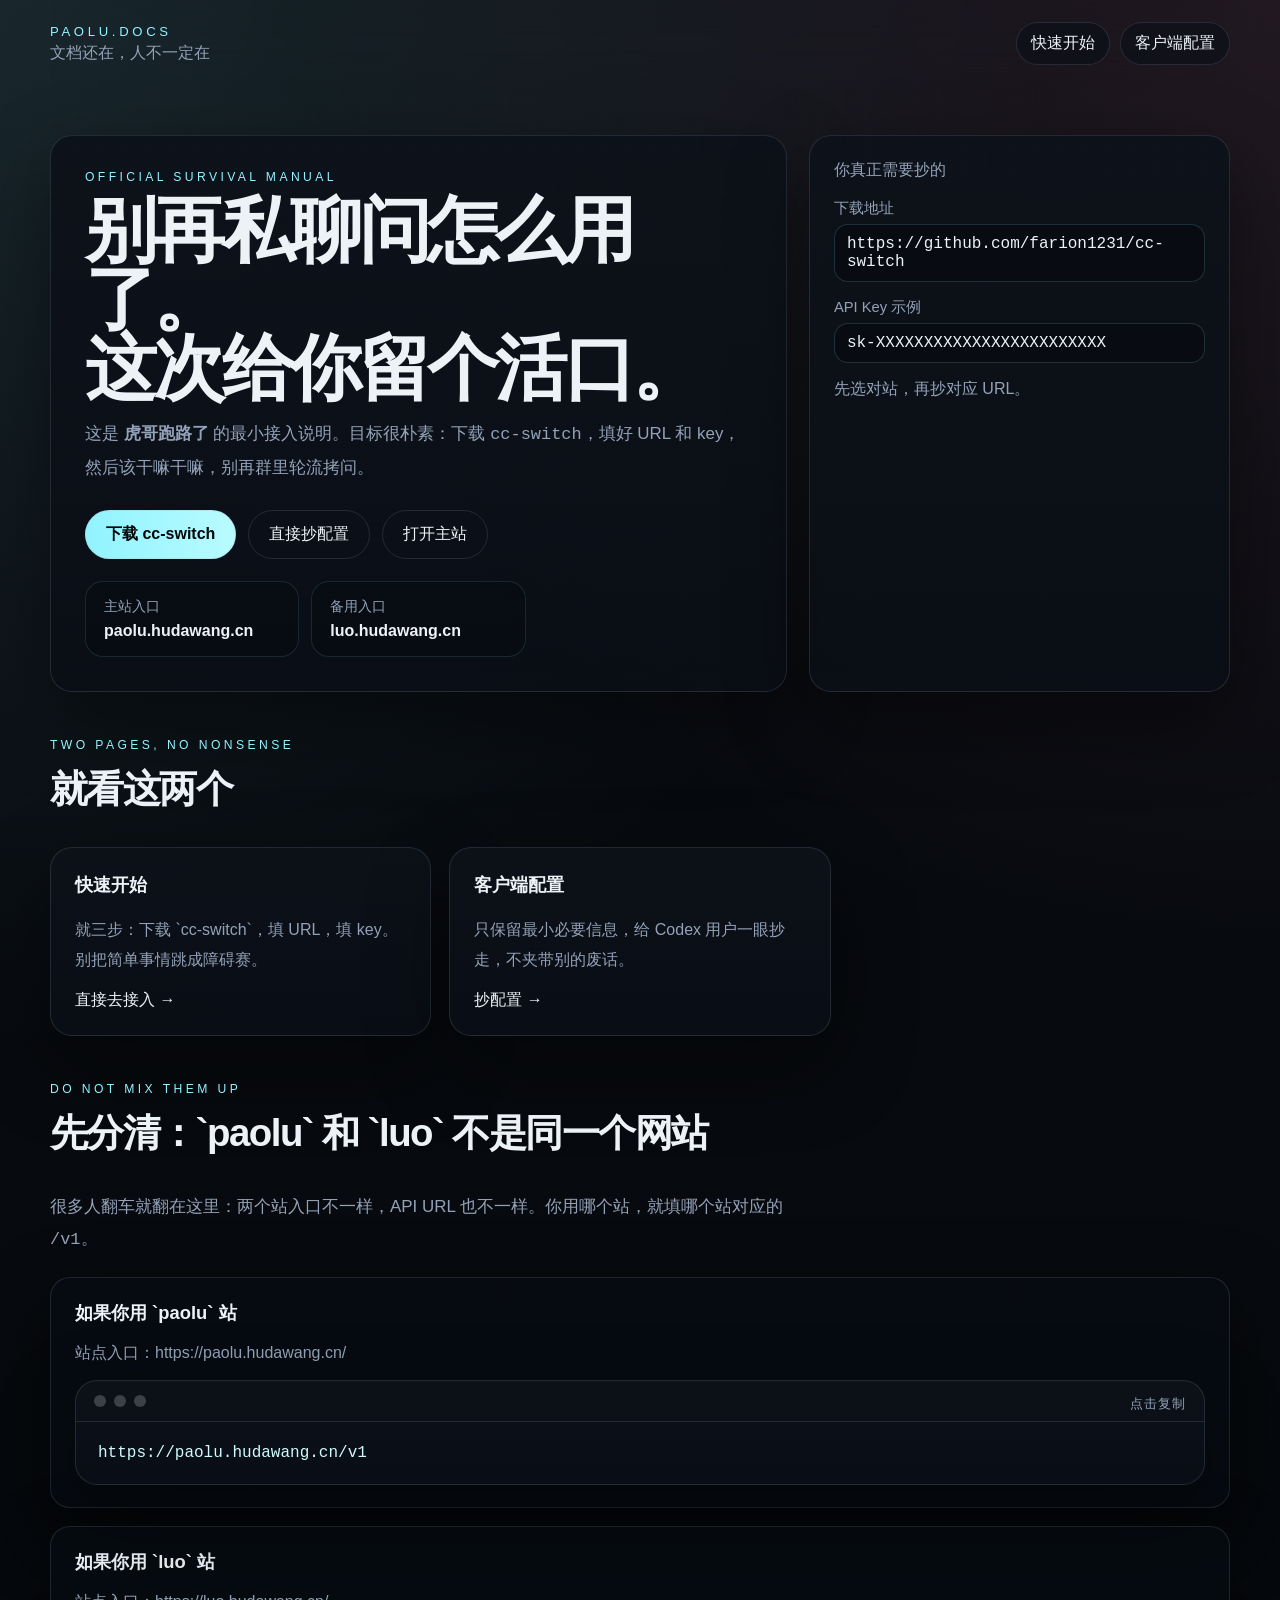
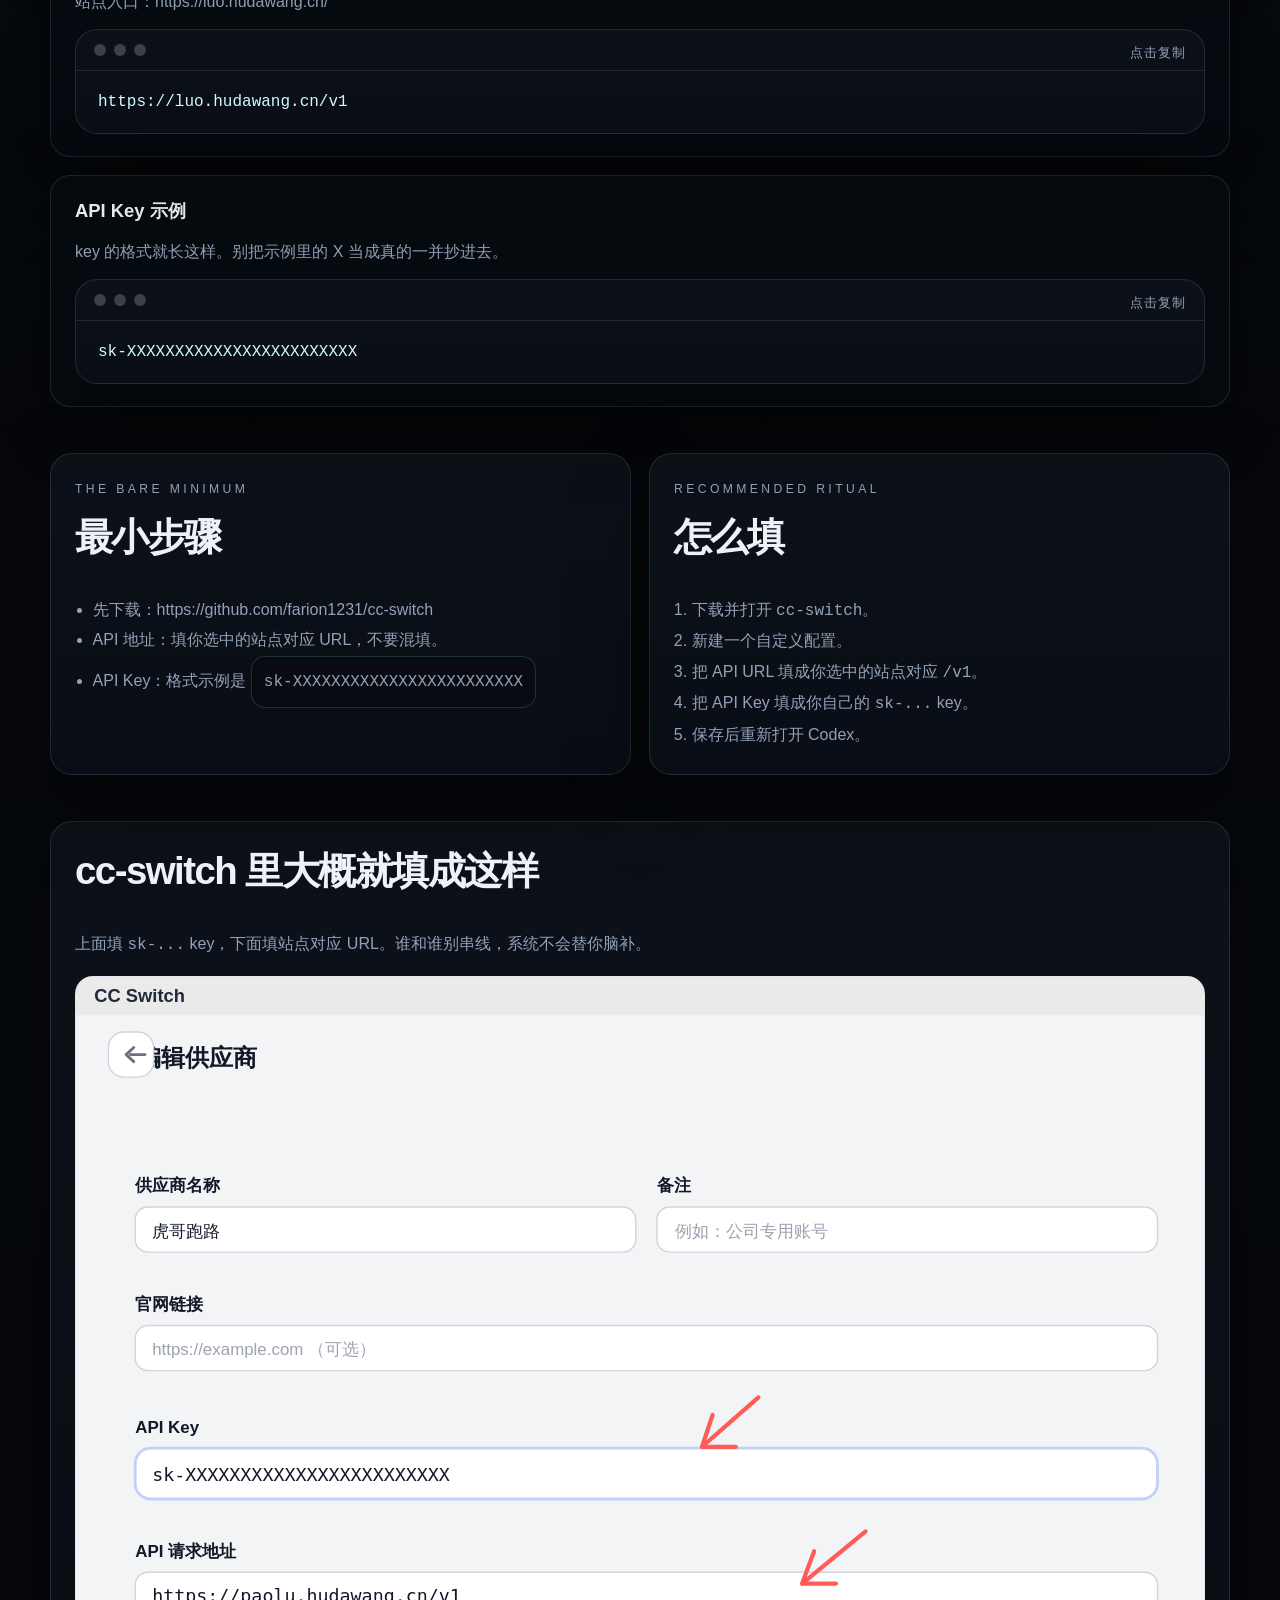
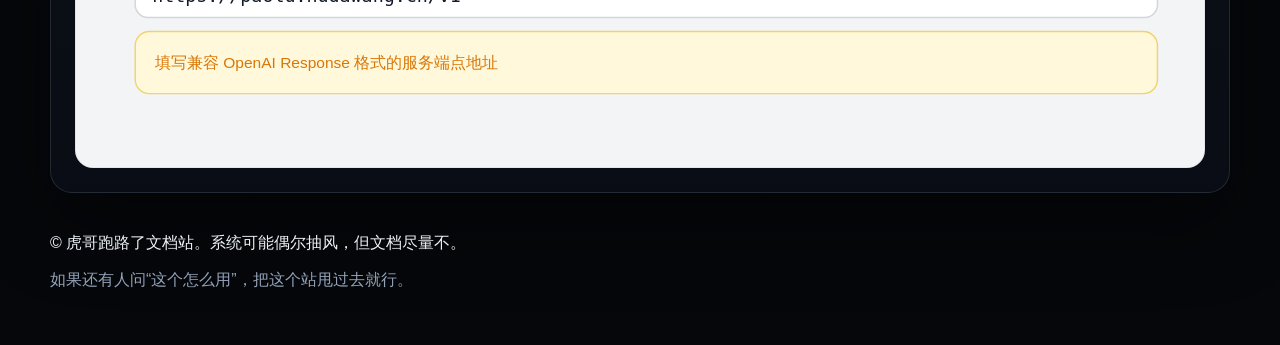
<file: index.html>
<!doctype html>
<html lang="zh-CN">
<head>
  <meta charset="utf-8" />
  <meta name="viewport" content="width=device-width, initial-scale=1" />
  <title>虎哥跑路了 · 使用文档</title>
  <meta
    name="description"
    content="给准备接 API 的人留一条活路。包括快速开始、客户端配置、常见报错和一些人间提醒。"
  />
  <link rel="stylesheet" href="/styles/ghost.css" />
</head>
<body data-page="home">
  <div class="noise"></div>
  <header class="site-header shell">
    <a class="brand" href="/">
      <span class="brand-mark">PAOLU.DOCS</span>
      <span class="brand-sub">文档还在，人不一定在</span>
    </a>
    <nav class="top-nav">
      <a href="/quickstart/">快速开始</a>
      <a href="/clients/">客户端配置</a>
    </nav>
  </header>

  <main>
    <section class="hero shell">
      <div class="hero-copy">
        <p class="eyebrow">Official Survival Manual</p>
        <h1>别再私聊问怎么用了。<br />这次给你留个活口。</h1>
        <p class="lead">
          这是 <strong>虎哥跑路了</strong> 的最小接入说明。目标很朴素：下载
          <code>cc-switch</code>，填好 URL 和 key，然后该干嘛干嘛，别再群里轮流拷问。
        </p>
        <div class="cta-row">
          <a class="button button-primary" href="https://github.com/farion1231/cc-switch" target="_blank" rel="noreferrer">下载 cc-switch</a>
          <a class="button button-ghost" href="/clients/">直接抄配置</a>
          <a class="button button-ghost" href="https://paolu.hudawang.cn/" target="_blank" rel="noreferrer">打开主站</a>
        </div>
        <div class="quick-links">
          <a class="quick-link" href="https://paolu.hudawang.cn/" target="_blank" rel="noreferrer">
            <span>主站入口</span>
            <strong>paolu.hudawang.cn</strong>
          </a>
          <a class="quick-link" href="https://luo.hudawang.cn/" target="_blank" rel="noreferrer">
            <span>备用入口</span>
            <strong>luo.hudawang.cn</strong>
          </a>
        </div>
      </div>
      <aside class="status-card">
        <p class="status-label">你真正需要抄的</p>
        <div class="status-block">
          <span>下载地址</span>
          <code data-copy>https://github.com/farion1231/cc-switch</code>
        </div>
        <div class="status-block">
          <span>API Key 示例</span>
          <code data-copy>sk-XXXXXXXXXXXXXXXXXXXXXXXX</code>
        </div>
        <p class="status-tip">先选对站，再抄对应 URL。</p>
      </aside>
    </section>

    <section class="section shell">
      <div class="section-head">
        <p class="eyebrow">Two Pages, No Nonsense</p>
        <h2>就看这两个</h2>
      </div>
      <div class="card-grid">
        <article class="info-card">
          <h3>快速开始</h3>
          <p>就三步：下载 `cc-switch`，填 URL，填 key。别把简单事情跳成障碍赛。</p>
          <a href="/quickstart/">直接去接入 →</a>
        </article>
        <article class="info-card">
          <h3>客户端配置</h3>
          <p>只保留最小必要信息，给 Codex 用户一眼抄走，不夹带别的废话。</p>
          <a href="/clients/">抄配置 →</a>
        </article>
      </div>
    </section>

    <section class="section shell">
      <div class="section-head">
        <p class="eyebrow">Do Not Mix Them Up</p>
        <h2>先分清：`paolu` 和 `luo` 不是同一个网站</h2>
        <p class="lead">很多人翻车就翻在这里：两个站入口不一样，API URL 也不一样。你用哪个站，就填哪个站对应的 <code>/v1</code>。</p>
      </div>
      <div class="code-stack">
        <article class="code-card">
          <h3>如果你用 `paolu` 站</h3>
          <p>站点入口：<a href="https://paolu.hudawang.cn/" target="_blank" rel="noreferrer">https://paolu.hudawang.cn/</a></p>
          <div class="terminal copy-block" data-copy-block="https://paolu.hudawang.cn/v1">
            <div class="terminal-bar">
              <span></span><span></span><span></span>
            </div>
            <pre><code>https://paolu.hudawang.cn/v1</code></pre>
          </div>
        </article>
        <article class="code-card">
          <h3>如果你用 `luo` 站</h3>
          <p>站点入口：<a href="https://luo.hudawang.cn/" target="_blank" rel="noreferrer">https://luo.hudawang.cn/</a></p>
          <div class="terminal copy-block" data-copy-block="https://luo.hudawang.cn/v1">
            <div class="terminal-bar">
              <span></span><span></span><span></span>
            </div>
            <pre><code>https://luo.hudawang.cn/v1</code></pre>
          </div>
        </article>
        <article class="code-card">
          <h3>API Key 示例</h3>
          <p>key 的格式就长这样。别把示例里的 X 当成真的一并抄进去。</p>
          <div class="terminal copy-block" data-copy-block="sk-XXXXXXXXXXXXXXXXXXXXXXXX">
            <div class="terminal-bar">
              <span></span><span></span><span></span>
            </div>
            <pre><code>sk-XXXXXXXXXXXXXXXXXXXXXXXX</code></pre>
          </div>
        </article>
      </div>
    </section>

    <section class="section shell split-layout">
      <article class="panel">
        <p class="eyebrow">The Bare Minimum</p>
        <h2>最小步骤</h2>
        <ul class="checklist">
          <li>先下载：<a href="https://github.com/farion1231/cc-switch" target="_blank" rel="noreferrer">https://github.com/farion1231/cc-switch</a></li>
          <li>API 地址：填你选中的站点对应 URL，不要混填。</li>
          <li>API Key：格式示例是 <code data-copy>sk-XXXXXXXXXXXXXXXXXXXXXXXX</code></li>
        </ul>
      </article>
      <article class="panel">
        <p class="eyebrow">Recommended Ritual</p>
        <h2>怎么填</h2>
        <ol class="steps">
          <li>下载并打开 <code>cc-switch</code>。</li>
          <li>新建一个自定义配置。</li>
          <li>把 API URL 填成你选中的站点对应 <code>/v1</code>。</li>
          <li>把 API Key 填成你自己的 <code>sk-...</code> key。</li>
          <li>保存后重新打开 Codex。</li>
        </ol>
      </article>
    </section>

    <section class="section shell">
      <article class="panel figure-panel">
        <h2>cc-switch 里大概就填成这样</h2>
        <p class="muted">上面填 <code>sk-...</code> key，下面填站点对应 URL。谁和谁别串线，系统不会替你脑补。</p>
        <img src="/assets/cc-switch-example.svg" alt="CC Switch 配置示意图" />
      </article>
    </section>

  </main>

  <footer class="site-footer shell">
    <p>© 虎哥跑路了文档站。系统可能偶尔抽风，但文档尽量不。</p>
    <p class="muted">如果还有人问“这个怎么用”，把这个站甩过去就行。</p>
  </footer>

  <script src="/scripts/app.js" defer></script>
</body>
</html>
</file>
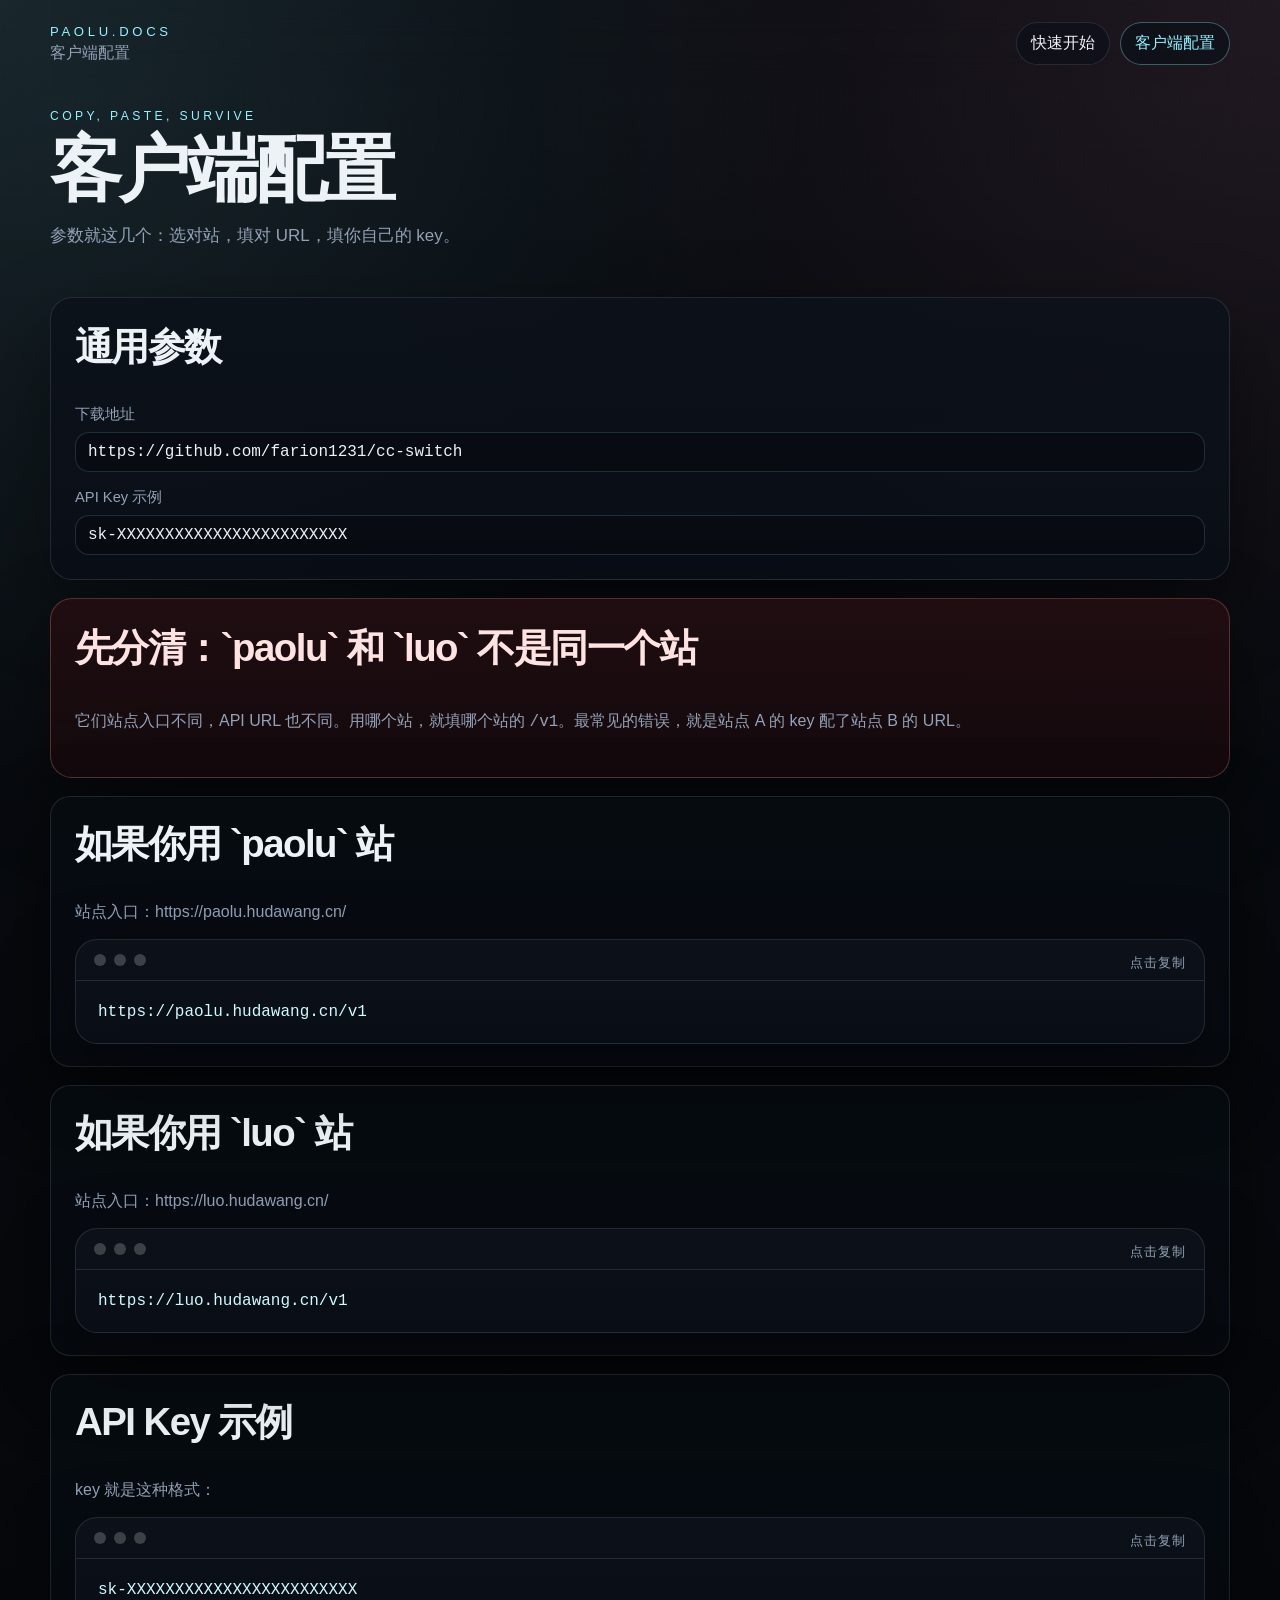
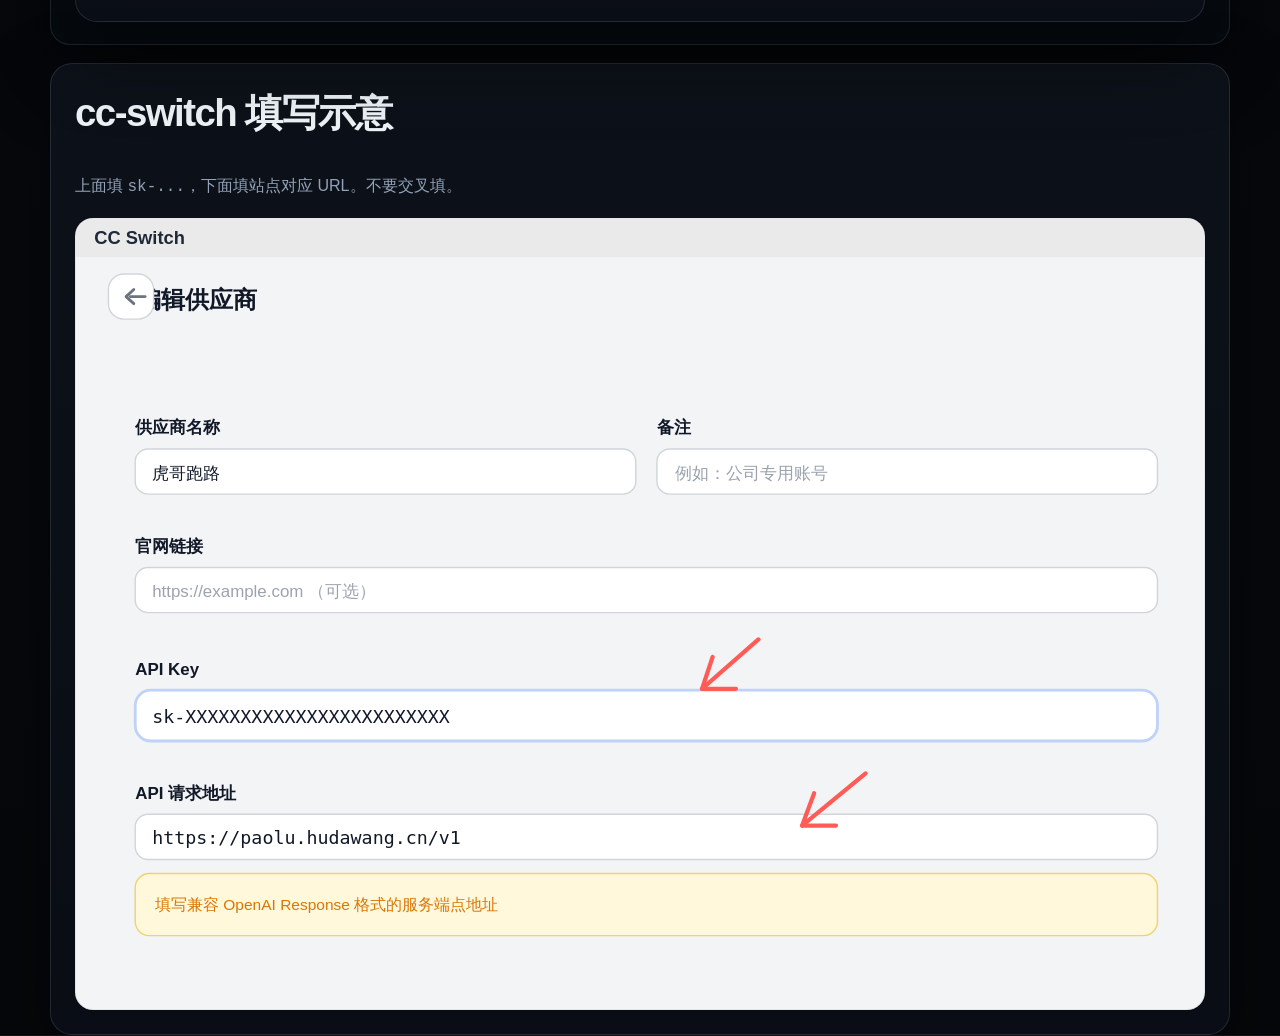
<file: clients/index.html>
<!doctype html>
<html lang="zh-CN">
<head>
  <meta charset="utf-8" />
  <meta name="viewport" content="width=device-width, initial-scale=1" />
  <title>客户端配置 · 虎哥跑路了</title>
  <meta name="description" content="常见客户端配置示例，少一点猜，多一点复制。" />
  <link rel="stylesheet" href="/styles/ghost.css" />
</head>
<body data-page="clients">
  <div class="noise"></div>
  <header class="site-header shell">
    <a class="brand" href="/">
      <span class="brand-mark">PAOLU.DOCS</span>
      <span class="brand-sub">客户端配置</span>
    </a>
    <nav class="top-nav">
      <a href="/quickstart/">快速开始</a>
      <a class="active" href="/clients/">客户端配置</a>
    </nav>
  </header>

  <main class="shell">
    <section class="section-head compact">
      <p class="eyebrow">Copy, Paste, Survive</p>
      <h1>客户端配置</h1>
      <p class="lead">参数就这几个：选对站，填对 URL，填你自己的 key。</p>
    </section>

    <section class="card-grid single-column">
      <article class="panel">
        <h2>通用参数</h2>
        <div class="kv-list">
          <div><span>下载地址</span><code data-copy>https://github.com/farion1231/cc-switch</code></div>
          <div><span>API Key 示例</span><code data-copy>sk-XXXXXXXXXXXXXXXXXXXXXXXX</code></div>
        </div>
      </article>

      <article class="panel warning-panel">
        <h2>先分清：`paolu` 和 `luo` 不是同一个站</h2>
        <p>它们站点入口不同，API URL 也不同。用哪个站，就填哪个站的 <code>/v1</code>。最常见的错误，就是站点 A 的 key 配了站点 B 的 URL。</p>
      </article>

      <article class="code-card">
        <h2>如果你用 `paolu` 站</h2>
        <p>站点入口：<a href="https://paolu.hudawang.cn/" target="_blank" rel="noreferrer">https://paolu.hudawang.cn/</a></p>
        <div class="terminal copy-block" data-copy-block="https://paolu.hudawang.cn/v1">
          <div class="terminal-bar">
            <span></span><span></span><span></span>
          </div>
          <pre><code>https://paolu.hudawang.cn/v1</code></pre>
        </div>
      </article>

      <article class="code-card">
        <h2>如果你用 `luo` 站</h2>
        <p>站点入口：<a href="https://luo.hudawang.cn/" target="_blank" rel="noreferrer">https://luo.hudawang.cn/</a></p>
        <div class="terminal copy-block" data-copy-block="https://luo.hudawang.cn/v1">
          <div class="terminal-bar">
            <span></span><span></span><span></span>
          </div>
          <pre><code>https://luo.hudawang.cn/v1</code></pre>
        </div>
      </article>

      <article class="code-card">
        <h2>API Key 示例</h2>
        <p>key 就是这种格式：</p>
        <div class="terminal copy-block" data-copy-block="sk-XXXXXXXXXXXXXXXXXXXXXXXX">
          <div class="terminal-bar">
            <span></span><span></span><span></span>
          </div>
          <pre><code>sk-XXXXXXXXXXXXXXXXXXXXXXXX</code></pre>
        </div>
      </article>

      <article class="panel figure-panel">
        <h2>cc-switch 填写示意</h2>
        <p class="muted">上面填 <code>sk-...</code>，下面填站点对应 URL。不要交叉填。</p>
        <img src="/assets/cc-switch-example.svg" alt="CC Switch 配置示意图" />
      </article>

    </section>
  </main>

  <script src="/scripts/app.js" defer></script>
</body>
</html>
</file>
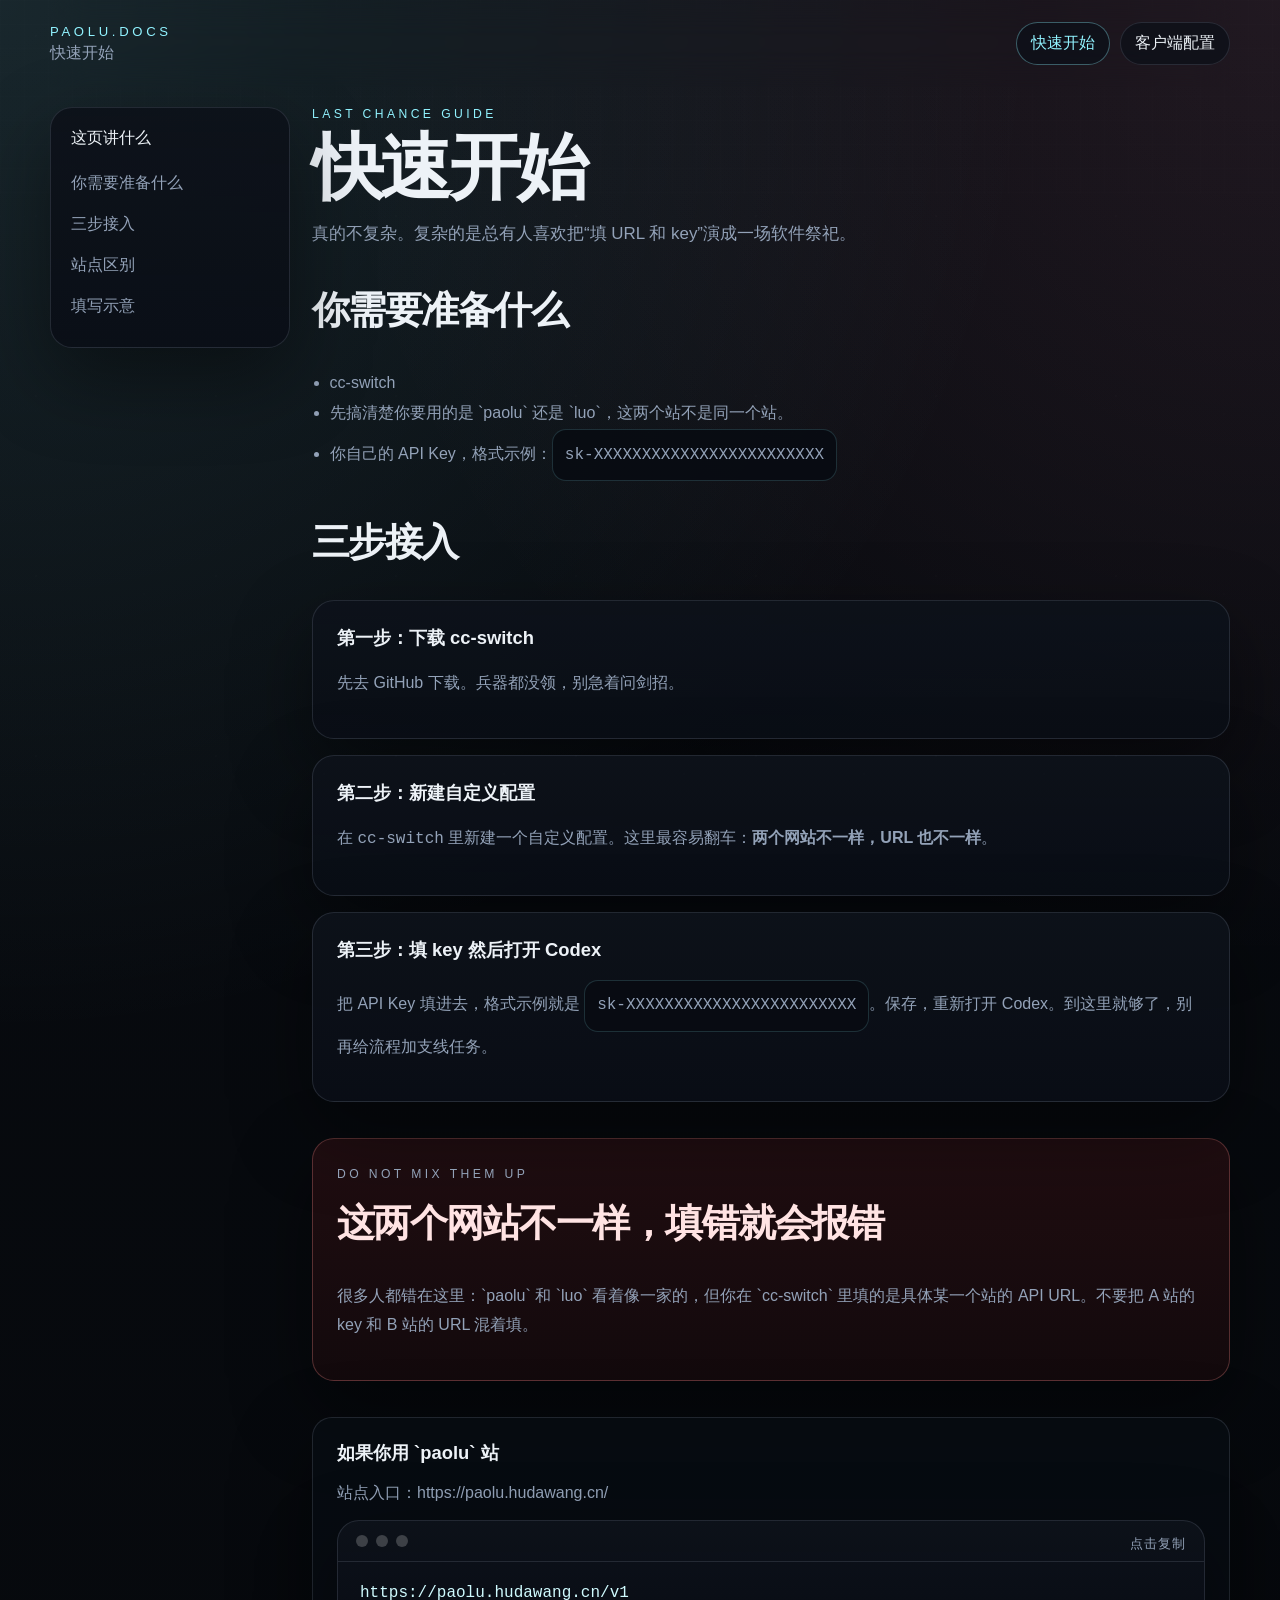
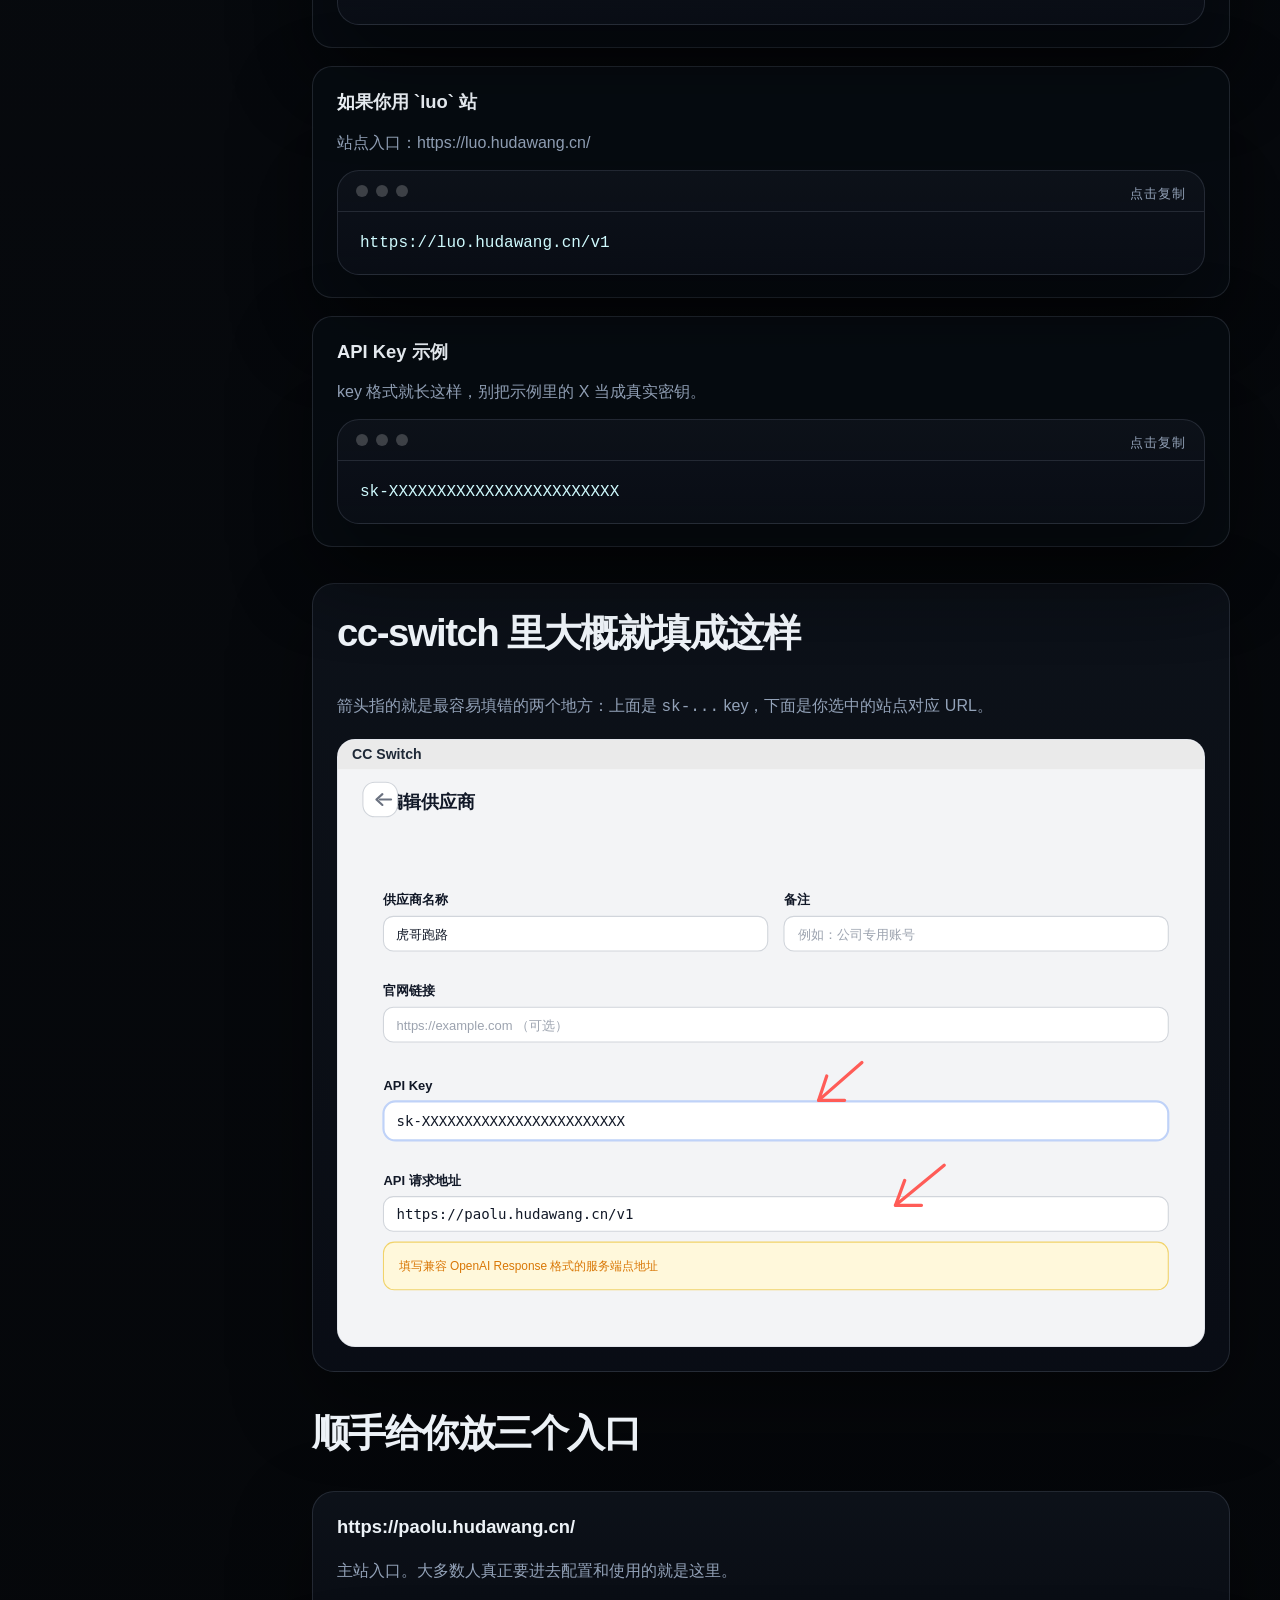
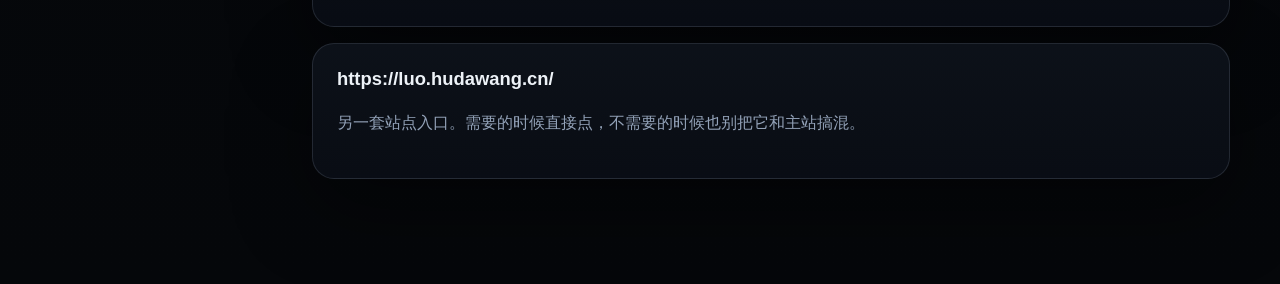
<file: quickstart/index.html>
<!doctype html>
<html lang="zh-CN">
<head>
  <meta charset="utf-8" />
  <meta name="viewport" content="width=device-width, initial-scale=1" />
  <title>快速开始 · 虎哥跑路了</title>
  <meta name="description" content="三分钟接上 paolu API，少走点弯路，少受点气。" />
  <link rel="stylesheet" href="/styles/ghost.css" />
</head>
<body data-page="quickstart">
  <div class="noise"></div>
  <header class="site-header shell">
    <a class="brand" href="/">
      <span class="brand-mark">PAOLU.DOCS</span>
      <span class="brand-sub">快速开始</span>
    </a>
    <nav class="top-nav">
      <a class="active" href="/quickstart/">快速开始</a>
      <a href="/clients/">客户端配置</a>
    </nav>
  </header>

  <main class="shell docs-layout">
    <aside class="sidebar">
      <p class="sidebar-title">这页讲什么</p>
      <a href="#need">你需要准备什么</a>
      <a href="#steps">三步接入</a>
      <a href="#sites">站点区别</a>
      <a href="#figure">填写示意</a>
    </aside>

    <article class="doc-content">
      <p class="eyebrow">Last Chance Guide</p>
      <h1>快速开始</h1>
      <p class="lead">真的不复杂。复杂的是总有人喜欢把“填 URL 和 key”演成一场软件祭祀。</p>

      <section id="need" class="doc-section">
        <h2>你需要准备什么</h2>
        <ul class="checklist">
          <li><a href="https://github.com/farion1231/cc-switch" target="_blank" rel="noreferrer">cc-switch</a></li>
          <li>先搞清楚你要用的是 `paolu` 还是 `luo`，这两个站不是同一个站。</li>
          <li>你自己的 API Key，格式示例：<code data-copy>sk-XXXXXXXXXXXXXXXXXXXXXXXX</code></li>
        </ul>
      </section>

      <section id="steps" class="doc-section">
        <h2>三步接入</h2>
        <div class="stack">
          <div class="panel">
            <h3>第一步：下载 cc-switch</h3>
            <p>先去 <a href="https://github.com/farion1231/cc-switch" target="_blank" rel="noreferrer">GitHub</a> 下载。兵器都没领，别急着问剑招。</p>
          </div>
          <div class="panel">
            <h3>第二步：新建自定义配置</h3>
            <p>在 <code>cc-switch</code> 里新建一个自定义配置。这里最容易翻车：<strong>两个网站不一样，URL 也不一样</strong>。</p>
          </div>
          <div class="panel">
            <h3>第三步：填 key 然后打开 Codex</h3>
            <p>把 API Key 填进去，格式示例就是 <code data-copy>sk-XXXXXXXXXXXXXXXXXXXXXXXX</code>。保存，重新打开 Codex。到这里就够了，别再给流程加支线任务。</p>
          </div>
        </div>
      </section>

      <section id="sites" class="doc-section">
        <div class="panel warning-panel">
          <p class="eyebrow">Do Not Mix Them Up</p>
          <h2>这两个网站不一样，填错就会报错</h2>
          <p>很多人都错在这里：`paolu` 和 `luo` 看着像一家的，但你在 `cc-switch` 里填的是具体某一个站的 API URL。不要把 A 站的 key 和 B 站的 URL 混着填。</p>
        </div>
      </section>

      <section class="doc-section code-stack">
        <article class="code-card">
          <h3>如果你用 `paolu` 站</h3>
          <p>站点入口：<a href="https://paolu.hudawang.cn/" target="_blank" rel="noreferrer">https://paolu.hudawang.cn/</a></p>
          <div class="terminal copy-block" data-copy-block="https://paolu.hudawang.cn/v1">
            <div class="terminal-bar">
              <span></span><span></span><span></span>
            </div>
            <pre><code>https://paolu.hudawang.cn/v1</code></pre>
          </div>
        </article>

        <article class="code-card">
          <h3>如果你用 `luo` 站</h3>
          <p>站点入口：<a href="https://luo.hudawang.cn/" target="_blank" rel="noreferrer">https://luo.hudawang.cn/</a></p>
          <div class="terminal copy-block" data-copy-block="https://luo.hudawang.cn/v1">
            <div class="terminal-bar">
              <span></span><span></span><span></span>
            </div>
            <pre><code>https://luo.hudawang.cn/v1</code></pre>
          </div>
        </article>

        <article class="code-card">
          <h3>API Key 示例</h3>
          <p>key 格式就长这样，别把示例里的 X 当成真实密钥。</p>
          <div class="terminal copy-block" data-copy-block="sk-XXXXXXXXXXXXXXXXXXXXXXXX">
            <div class="terminal-bar">
              <span></span><span></span><span></span>
            </div>
            <pre><code>sk-XXXXXXXXXXXXXXXXXXXXXXXX</code></pre>
          </div>
        </article>
      </section>

      <section id="figure" class="doc-section">
        <article class="panel figure-panel">
          <h2>cc-switch 里大概就填成这样</h2>
          <p class="muted">箭头指的就是最容易填错的两个地方：上面是 <code>sk-...</code> key，下面是你选中的站点对应 URL。</p>
          <img src="/assets/cc-switch-example.svg" alt="CC Switch 配置示意图" />
        </article>
      </section>

      <section class="doc-section">
        <h2>顺手给你放三个入口</h2>
        <div class="stack">
          <div class="panel">
            <h3><a href="https://paolu.hudawang.cn/" target="_blank" rel="noreferrer">https://paolu.hudawang.cn/</a></h3>
            <p>主站入口。大多数人真正要进去配置和使用的就是这里。</p>
          </div>
          <div class="panel">
            <h3><a href="https://luo.hudawang.cn/" target="_blank" rel="noreferrer">https://luo.hudawang.cn/</a></h3>
            <p>另一套站点入口。需要的时候直接点，不需要的时候也别把它和主站搞混。</p>
          </div>
        </div>
      </section>

    </article>
  </main>

  <script src="/scripts/app.js" defer></script>
</body>
</html>
</file>
<file: styles/ghost.css>
:root {
  color-scheme: dark;
  --bg: #07090d;
  --panel: rgba(12, 16, 24, 0.9);
  --panel-2: rgba(16, 22, 32, 0.94);
  --text: #edf2f7;
  --muted: #93a2b8;
  --line: rgba(148, 163, 184, 0.18);
  --accent: #91f3ff;
  --accent-2: #fd90b7;
  --danger: #ff8d8d;
  --shadow: 0 30px 80px rgba(0, 0, 0, 0.42);
  --radius: 22px;
}

* {
  box-sizing: border-box;
}

html {
  scroll-behavior: smooth;
}

body {
  margin: 0;
  min-height: 100vh;
  color: var(--text);
  font-family: "Segoe UI", "PingFang SC", "Microsoft YaHei", sans-serif;
  background:
    radial-gradient(circle at top left, rgba(145, 243, 255, 0.12), transparent 28%),
    radial-gradient(circle at top right, rgba(253, 144, 183, 0.1), transparent 26%),
    linear-gradient(180deg, #080b10 0%, #05070a 100%);
}

body::before {
  content: "";
  position: fixed;
  inset: 0;
  pointer-events: none;
  background:
    linear-gradient(rgba(255, 255, 255, 0.015) 1px, transparent 1px),
    linear-gradient(90deg, rgba(255, 255, 255, 0.015) 1px, transparent 1px);
  background-size: 24px 24px;
  mask-image: linear-gradient(180deg, rgba(255, 255, 255, 0.5), transparent 85%);
}

.noise {
  position: fixed;
  inset: 0;
  pointer-events: none;
  opacity: 0.16;
  background-image:
    radial-gradient(circle at 20% 20%, rgba(255, 255, 255, 0.08) 0 1px, transparent 1px),
    radial-gradient(circle at 80% 30%, rgba(255, 255, 255, 0.06) 0 1px, transparent 1px),
    radial-gradient(circle at 10% 70%, rgba(255, 255, 255, 0.04) 0 1px, transparent 1px);
  background-size: 180px 180px;
}

a {
  color: inherit;
  text-decoration: none;
}

code,
pre {
  font-family: Consolas, "SFMono-Regular", monospace;
}

.shell {
  width: min(1180px, calc(100% - 32px));
  margin: 0 auto;
}

.site-header {
  display: flex;
  align-items: center;
  justify-content: space-between;
  gap: 20px;
  padding: 22px 0;
  position: sticky;
  top: 0;
  z-index: 10;
  backdrop-filter: blur(18px);
}

.brand {
  display: grid;
  gap: 4px;
}

.brand-mark {
  font-size: 0.82rem;
  letter-spacing: 0.28em;
  color: var(--accent);
}

.brand-sub,
.muted,
.status-tip,
.terminal-note {
  color: var(--muted);
}

.top-nav {
  display: flex;
  gap: 10px;
  flex-wrap: wrap;
}

.top-nav a {
  padding: 10px 14px;
  border: 1px solid var(--line);
  border-radius: 999px;
  background: rgba(12, 16, 24, 0.72);
}

.top-nav a.active,
.top-nav a:hover {
  border-color: rgba(145, 243, 255, 0.34);
  color: var(--accent);
}

.hero {
  display: grid;
  grid-template-columns: minmax(0, 1.4fr) minmax(320px, 0.8fr);
  gap: 22px;
  padding: 48px 0 28px;
}

.hero-copy,
.panel,
.status-card,
.info-card,
.terminal,
.sidebar,
.faq-item,
.status-hero-card,
.status-rail-card,
.service-card,
.feed-item {
  border: 1px solid var(--line);
  background: linear-gradient(180deg, rgba(13, 18, 26, 0.96), rgba(10, 14, 22, 0.9));
  border-radius: var(--radius);
  box-shadow: var(--shadow);
}

.hero-copy {
  padding: 34px;
}

.status-card {
  padding: 24px;
}

.eyebrow {
  margin: 0 0 12px;
  text-transform: uppercase;
  letter-spacing: 0.28em;
  font-size: 0.76rem;
  color: var(--accent);
}

h1,
h2,
h3,
p {
  margin-top: 0;
}

h1 {
  margin-bottom: 16px;
  font-size: clamp(2.8rem, 5.6vw, 5rem);
  line-height: 0.96;
  letter-spacing: -0.05em;
}

.page-title {
  font-size: clamp(2.4rem, 4.4vw, 4rem);
  line-height: 1.02;
}

h2 {
  font-size: clamp(1.8rem, 3vw, 2.5rem);
  letter-spacing: -0.04em;
}

h3 {
  font-size: 1.15rem;
}

.lead {
  max-width: 760px;
  font-size: 1.06rem;
  line-height: 1.9;
  color: var(--muted);
}

.cta-row {
  display: flex;
  gap: 12px;
  flex-wrap: wrap;
  margin-top: 26px;
}

.quick-links {
  display: grid;
  grid-template-columns: repeat(3, minmax(0, 1fr));
  gap: 12px;
  margin-top: 22px;
}

.quick-link {
  display: grid;
  gap: 6px;
  padding: 16px 18px;
  border-radius: 18px;
  border: 1px solid rgba(145, 243, 255, 0.12);
  background: rgba(8, 12, 18, 0.64);
}

.quick-link span {
  color: var(--muted);
  font-size: 0.86rem;
}

.quick-link strong {
  font-size: 1rem;
  color: var(--text);
}

.quick-link:hover {
  border-color: rgba(145, 243, 255, 0.34);
  transform: translateY(-1px);
}

.button {
  display: inline-flex;
  align-items: center;
  justify-content: center;
  padding: 13px 20px;
  border-radius: 999px;
  border: 1px solid var(--line);
}

.button-primary {
  background: linear-gradient(90deg, var(--accent), #b8fbff);
  color: #020507;
  font-weight: 700;
}

.button-ghost:hover {
  border-color: rgba(145, 243, 255, 0.34);
}

.status-label {
  margin-bottom: 18px;
  color: var(--muted);
}

.status-block {
  display: grid;
  gap: 6px;
  margin-bottom: 16px;
}

.status-block span,
.kv-list span {
  color: var(--muted);
  font-size: 0.92rem;
}

code[data-copy],
.kv-list code {
  display: inline-block;
  padding: 10px 12px;
  border-radius: 14px;
  border: 1px solid rgba(145, 243, 255, 0.16);
  background: rgba(8, 12, 18, 0.9);
  cursor: pointer;
}

.copy-block {
  position: relative;
  cursor: pointer;
}

.copy-block::after {
  content: "点击复制";
  position: absolute;
  top: 14px;
  right: 18px;
  color: var(--muted);
  font-size: 0.82rem;
  letter-spacing: 0.08em;
}

.copy-block:hover::after {
  color: var(--accent);
}

.warning-panel {
  border: 1px solid rgba(255, 141, 141, 0.28);
  background: linear-gradient(180deg, rgba(34, 14, 18, 0.94), rgba(20, 10, 12, 0.92));
}

.warning-panel h2,
.warning-panel h3 {
  color: #ffe3e3;
}

.code-stack {
  display: grid;
  gap: 18px;
}

.code-card {
  padding: 22px 24px;
  border-radius: 20px;
  border: 1px solid var(--line);
  background: rgba(8, 12, 18, 0.84);
  box-shadow: var(--shadow);
}

.code-card p {
  color: var(--muted);
}

.figure-panel {
  padding: 24px;
}

.figure-panel img {
  width: 100%;
  display: block;
  border-radius: 18px;
  border: 1px solid var(--line);
  background: #f3f4f6;
}

.section {
  padding: 18px 0 28px;
}

.status-overview {
  display: grid;
  grid-template-columns: minmax(0, 1.6fr) minmax(280px, 0.72fr);
  gap: 18px;
}

.status-hero-card,
.status-rail-card {
  padding: 28px;
}

.status-hero-card {
  display: grid;
  gap: 20px;
}

.status-kicker,
.feed-time,
.service-host,
.service-stats span {
  color: var(--muted);
}

.status-title {
  margin-bottom: 10px;
  font-size: clamp(2rem, 3vw, 2.8rem);
  letter-spacing: -0.04em;
}

.status-title.is-operational,
.status-pill.is-operational {
  color: #7ef0a3;
}

.status-title.is-degraded,
.status-pill.is-degraded {
  color: #ffd36f;
}

.status-title.is-outage,
.status-pill.is-outage {
  color: #ff8d8d;
}

.status-meta-grid,
.service-stats {
  display: grid;
  grid-template-columns: repeat(3, minmax(0, 1fr));
  gap: 12px;
}

.service-stats {
  grid-template-columns: repeat(2, minmax(0, 1fr));
}

.status-meta-box {
  padding: 16px 18px;
  border-radius: 18px;
  background: rgba(8, 12, 18, 0.7);
  border: 1px solid rgba(145, 243, 255, 0.12);
}

.status-meta-box span {
  display: block;
  margin-bottom: 8px;
  color: var(--muted);
  font-size: 0.88rem;
}

.status-grid,
.status-feed {
  display: grid;
  gap: 18px;
}

.status-grid {
  grid-template-columns: repeat(2, minmax(0, 1fr));
}

.service-card {
  padding: 24px;
}

.service-head {
  display: flex;
  justify-content: space-between;
  align-items: flex-start;
  gap: 16px;
  margin-bottom: 14px;
}

.service-name {
  margin-bottom: 6px;
  font-size: 1.2rem;
}

.service-summary {
  color: var(--muted);
  line-height: 1.8;
}

.status-pill {
  display: inline-flex;
  align-items: center;
  padding: 10px 14px;
  border-radius: 999px;
  border: 1px solid currentColor;
  font-size: 0.88rem;
  white-space: nowrap;
}

.service-stats {
  margin: 18px 0;
}

.service-stats div {
  padding: 14px 16px;
  border: 1px solid rgba(145, 243, 255, 0.1);
  border-radius: 16px;
  background: rgba(8, 12, 18, 0.58);
}

.service-stats strong {
  display: block;
  margin-top: 6px;
  font-size: 1.06rem;
}

.service-link {
  color: var(--accent);
}

.feed-item {
  padding: 20px 22px;
}

.feed-item h3 {
  margin-bottom: 8px;
}

.feed-item p:last-child {
  margin-bottom: 0;
  color: var(--muted);
  line-height: 1.8;
}

.section-head {
  margin-bottom: 20px;
}

.section-head.compact {
  padding: 22px 0 8px;
}

.card-grid {
  display: grid;
  grid-template-columns: repeat(3, minmax(0, 1fr));
  gap: 18px;
}

.card-grid.single-column {
  grid-template-columns: 1fr;
}

.info-card,
.panel,
.faq-item {
  padding: 24px;
}

.info-card p,
.panel p,
.faq-item p {
  color: var(--muted);
  line-height: 1.85;
}

.split-layout {
  display: grid;
  grid-template-columns: repeat(2, minmax(0, 1fr));
  gap: 18px;
}

.checklist,
.steps {
  margin: 0;
  padding-left: 1.1rem;
  line-height: 1.9;
  color: var(--muted);
}

.terminal {
  padding: 0;
  overflow: hidden;
}

.terminal-bar {
  display: flex;
  gap: 8px;
  padding: 14px 18px;
  border-bottom: 1px solid var(--line);
}

.terminal-bar span {
  width: 12px;
  height: 12px;
  border-radius: 999px;
  background: rgba(255, 255, 255, 0.2);
}

.terminal pre {
  margin: 0;
  padding: 22px;
  overflow: auto;
  color: #cffafe;
}

.terminal-note {
  padding: 0 22px 22px;
}

.docs-layout {
  display: grid;
  grid-template-columns: 240px minmax(0, 1fr);
  gap: 22px;
  padding: 20px 0 40px;
}

.sidebar {
  padding: 20px;
  position: sticky;
  top: 96px;
  height: fit-content;
}

.sidebar-title {
  margin-bottom: 14px;
  color: var(--text);
}

.sidebar a {
  display: block;
  padding: 10px 0;
  color: var(--muted);
}

.sidebar a:hover {
  color: var(--accent);
}

.doc-content {
  padding-bottom: 48px;
}

.doc-section {
  padding: 18px 0;
}

.stack {
  display: grid;
  gap: 16px;
}

.kv-list {
  display: grid;
  gap: 16px;
}

.kv-list div {
  display: grid;
  gap: 8px;
}

.faq-list {
  display: grid;
  gap: 18px;
  padding-bottom: 40px;
}

.site-footer {
  padding: 12px 0 40px;
}

.copied-tip {
  position: fixed;
  right: 20px;
  bottom: 20px;
  padding: 12px 16px;
  border-radius: 14px;
  background: rgba(12, 16, 24, 0.94);
  border: 1px solid rgba(145, 243, 255, 0.22);
  color: var(--text);
  box-shadow: var(--shadow);
}

@media (max-width: 980px) {
  .hero,
  .split-layout,
  .docs-layout,
  .card-grid,
  .quick-links,
  .status-overview,
  .status-grid {
    grid-template-columns: 1fr;
  }

  .site-header {
    position: static;
    align-items: flex-start;
    flex-direction: column;
  }

  .sidebar {
    position: static;
  }
}

@media (max-width: 640px) {
  .shell {
    width: min(100% - 20px, 1180px);
  }

  h1 {
    font-size: 2.45rem;
  }

  .hero-copy,
  .status-card,
  .info-card,
  .panel,
  .faq-item,
  .status-hero-card,
  .status-rail-card,
  .service-card,
  .feed-item {
    padding: 20px;
  }

  .status-meta-grid,
  .service-stats {
    grid-template-columns: 1fr;
  }
}
</file>
